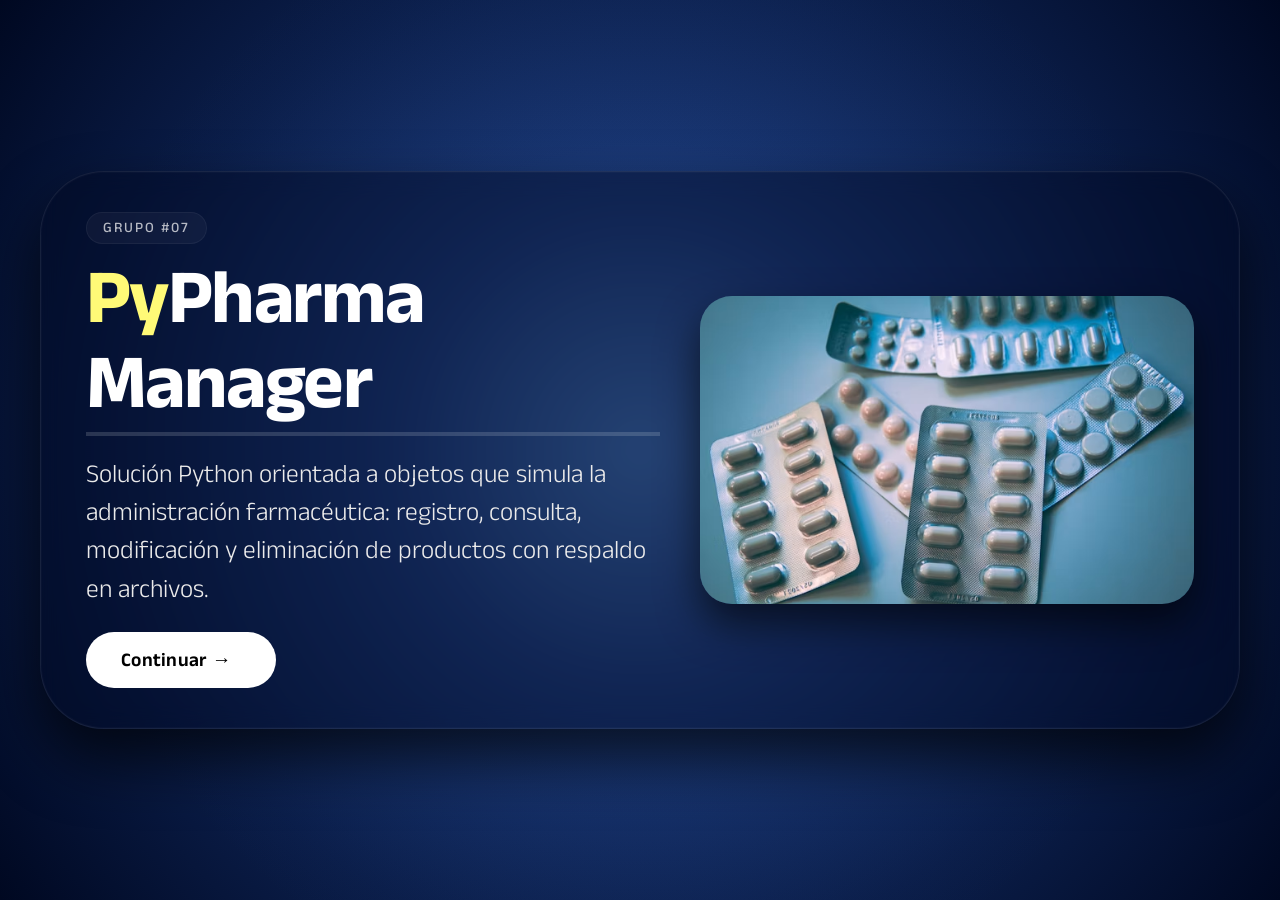
<file: html/index.html>
<!DOCTYPE html>
<html lang="es">

<head>
    <meta charset="UTF-8"/>
    <meta name="viewport" content="width=device-width, initial-scale=1.0"/>
    <title>PyPharma Manager · Grupo 07</title>
    <link rel="preconnect" href="https://fonts.googleapis.com"/>
    <link rel="preconnect" href="https://fonts.gstatic.com" crossorigin/>
    <link href="https://fonts.googleapis.com/css2?family=Anek+Malayalam:wght@100..800&display=swap" rel="stylesheet"/>
    <link rel="stylesheet" href="css/index.css">
</head>

<body>
    <div class="fondo-gradiente"></div>
    <div class="brillo-centro"></div>

    <main class="card">
        <div class="texto">
            <span class="etiqueta-grupo">GRUPO #07</span>
            <h1><span>Py</span>Pharma Manager</h1>
            <p class="subtitulo">
                Solución <span>Python</span> orientada a objetos que simula la administración farmacéutica: registro, consulta, modificación y eliminación de productos con respaldo en archivos.
            </p>
            <a href="presentacion.html" class="btn-continuar" id="btnContinuar">
                Continuar →
            </a>
        </div>

        <div class="imagen">
            <img src="imagenes/farmacos.avif" alt="Farmacia moderna - gestión digital" loading="lazy"/>
        </div>
    </main>
</body>
</html>

<!-- 
Requisitos de la Presentación en HTML
Como complemento del proyecto, cada grupo desarrollará una página web básica utilizando HTML5 (CSS básico opcional).
La página deberá contener como mínimo:
• Portada del proyecto.
• Nombre de la Universidad.
• Facultad.
• Asignatura.
• Nombre del proyecto.
• Integrantes del grupo.
• Docente.
• Objetivo del sistema.
• Descripción del problema.
• Funcionalidades principales.
• Capturas de pantalla del sistema en Python.
• Explicación breve del funcionamiento.
• Tecnologías utilizadas.
• Conclusiones.
Importante: La página HTML será únicamente un apoyo para la exposición. El sistema principal deberá ejecutarse completamente en Python.
-->
</file>
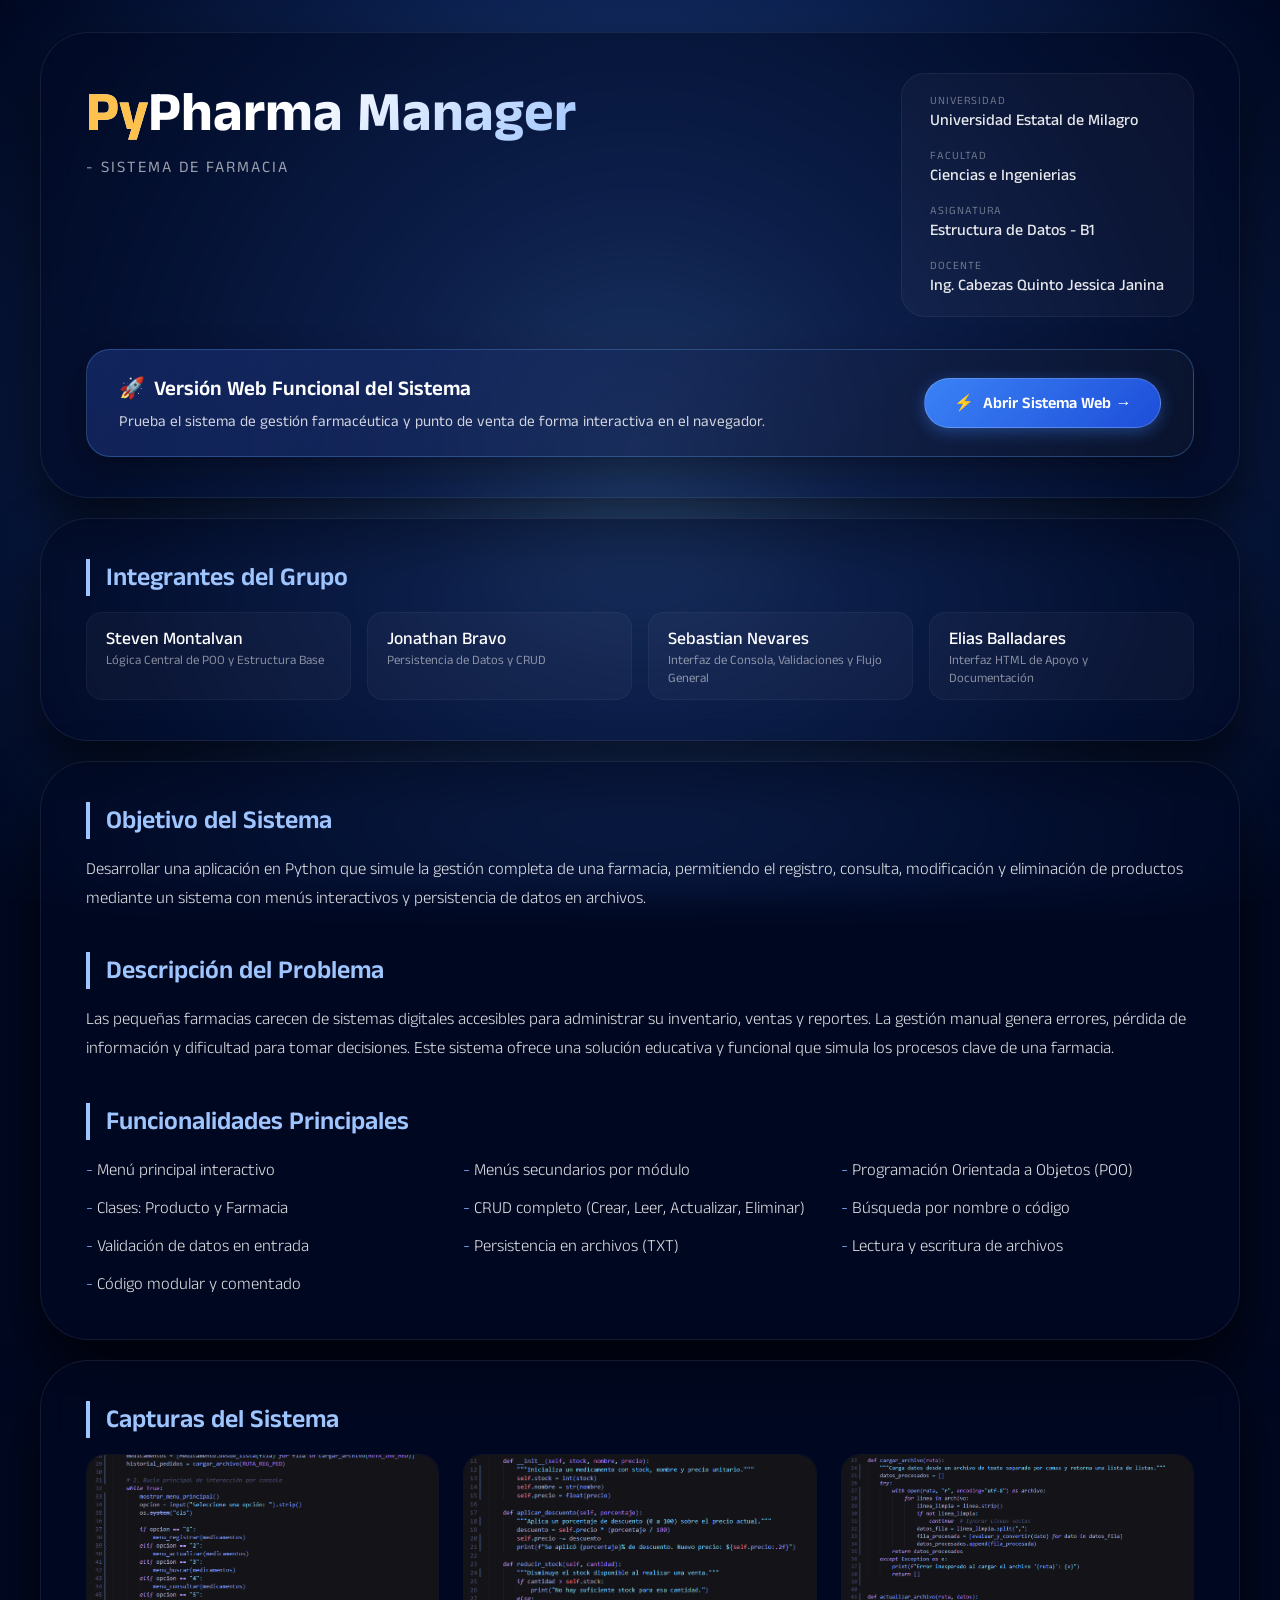
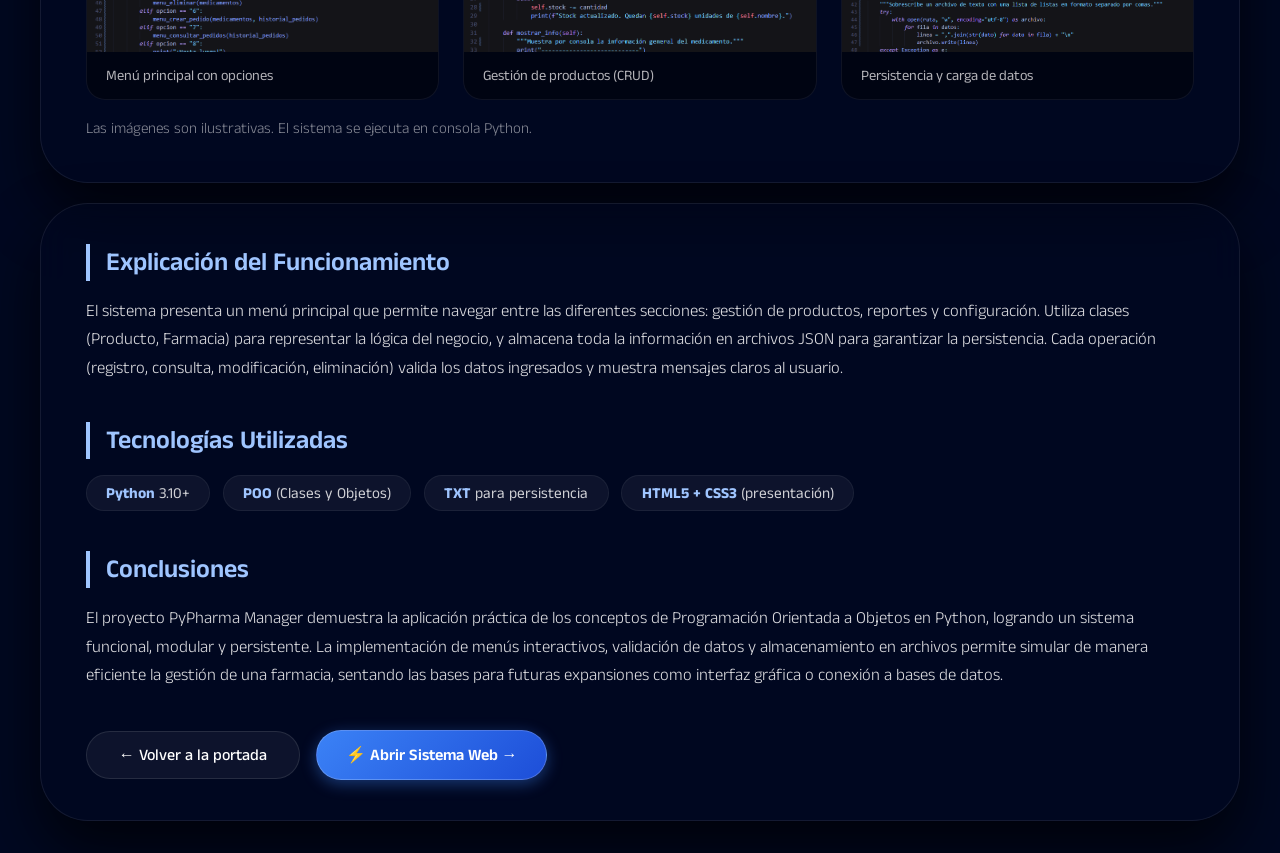
<file: html/presentacion.html>
<!DOCTYPE html>
<html lang="es">

<head>
    <meta charset="UTF-8"/>
    <meta name="viewport" content="width=device-width, initial-scale=1.0"/>
    <title>PyPharma Manager · Presentación</title>
    <link rel="preconnect" href="https://fonts.googleapis.com"/>
    <link rel="preconnect" href="https://fonts.gstatic.com" crossorigin/>
    <link href="https://fonts.googleapis.com/css2?family=Anek+Malayalam:wght@100..800&display=swap" rel="stylesheet"/>
    <link rel="stylesheet" href="css/index.css"/>
    <link rel="stylesheet" href="css/presentacion.css">
</head>

<body class="presentacion">
    <!-- Fondos -->
    <div class="fondo-gradiente"></div>
    <div class="brillo-centro"></div>

    <!-- Contenido -->
    <div class="contenedor-presentacion">
        <!-- Cabecera -->
        <div class="header-presentacion">
            <div class="titulo-principal">
                <h1><span>Py</span>Pharma Manager</h1>
                <p>- Sistema de Farmacia</p>
            </div>
            <div class="info-basica">
                <div class="item">
                    <span class="label">Universidad</span>
                    <span class="valor">Universidad Estatal de Milagro</span>
                </div>
                <div class="item">
                    <span class="label">Facultad</span>
                    <span class="valor">Ciencias e Ingenierias</span>
                </div>
                <div class="item">
                    <span class="label">Asignatura</span>
                    <span class="valor">Estructura de Datos - B1</span>
                </div>
                <div class="item">
                    <span class="label">Docente</span>
                    <span class="valor">Ing. Cabezas Quinto Jessica Janina</span>
                </div>
            </div>
        </div>

        <!-- Versión Web Funcional -->
        <div class="banner-app-web">
            <div>
                <h3><span>🚀</span> Versión Web Funcional del Sistema</h3>
                <p>Prueba el sistema de gestión farmacéutica y punto de venta de forma interactiva en el navegador.</p>
            </div>
            <a href="sistema_interactivo.html" class="btn-app-web">
                <span>⚡</span> Abrir Sistema Web →
            </a>
        </div>
    </div>
        <!-- Integrantes -->
    <div class="contenedor-presentacion">
        <div class="seccion">
            <h2>Integrantes del Grupo</h2>
            <div class="grid-integrantes">
                <div class="integrante">
                    <div class="nombre">Steven Montalvan</div>
                    <div class="rol">Lógica Central de POO y Estructura Base</div>
                </div>
                <div class="integrante">
                    <div class="nombre">Jonathan Bravo</div>
                    <div class="rol">Persistencia de Datos y CRUD</div>
                </div>
                <div class="integrante">
                    <div class="nombre">Sebastian Nevares</div>
                    <div class="rol">Interfaz de Consola, Validaciones y Flujo General</div>
                </div>
                <div class="integrante">
                    <div class="nombre">Elias Balladares</div>
                    <div class="rol">Interfaz HTML de Apoyo y Documentación</div>
                </div>
            </div>
        </div>
    </div>
        <!-- Objetivo -->
    <div class="contenedor-presentacion">
        <div class="seccion">
            <h2>Objetivo del Sistema</h2>
            <p>Desarrollar una aplicación en Python que simule la gestión completa de una farmacia, permitiendo el registro, consulta, modificación y eliminación de productos mediante un sistema con menús interactivos y persistencia de datos en archivos.</p>
        </div>

        <!-- Descripción del problema -->
        <div class="seccion">
            <h2>Descripción del Problema</h2>
            <p>Las pequeñas farmacias carecen de sistemas digitales accesibles para administrar su inventario, ventas y reportes. La gestión manual genera errores, pérdida de información y dificultad para tomar decisiones. Este sistema ofrece una solución educativa y funcional que simula los procesos clave de una farmacia.</p>
        </div>

        <!-- Funcionalidades principales -->
        <div class="seccion">
            <h2>Funcionalidades Principales</h2>
            <ul>
                <li>Menú principal interactivo</li>
                <li>Menús secundarios por módulo</li>
                <li>Programación Orientada a Objetos (POO)</li>
                <li>Clases: Producto y Farmacia</li>
                <li>CRUD completo (Crear, Leer, Actualizar, Eliminar)</li>
                <li>Búsqueda por nombre o código</li>
                <li>Validación de datos en entrada</li>
                <li>Persistencia en archivos (TXT)</li>
                <li>Lectura y escritura de archivos</li>
                <li>Código modular y comentado</li>
            </ul>
        </div>
    </div>
        <!-- Capturas de pantalla -->
    <div class="contenedor-presentacion">
        <div class="seccion">
            <h2>Capturas del Sistema</h2>
            <div class="capturas">
                <div class="captura-item">
                    <img src="imagenes/menu.png" alt="Menú principal" />
                    <div class="caption">Menú principal con opciones</div>
                </div>
                <div class="captura-item">
                    <img src="imagenes/medicamentos.png" alt="Gestión de productos" />
                    <div class="caption">Gestión de productos (CRUD)</div>
                </div>
                <div class="captura-item">
                    <img src="imagenes/CRUD.png" alt="Persistencia en archivos" />
                    <div class="caption">Persistencia y carga de datos</div>
                </div>
            </div>
            <p style="margin-top: 1rem; font-size: 0.95rem; color: rgba(255,255,255,0.5);">
                Las imágenes son ilustrativas. El sistema se ejecuta en consola Python.
            </p>
        </div>
    </div>
        <!-- Explicación breve -->
    <div class="contenedor-presentacion">
        <div class="seccion">
            <h2>Explicación del Funcionamiento</h2>
            <p>El sistema presenta un menú principal que permite navegar entre las diferentes secciones: gestión de productos, reportes y configuración. Utiliza clases (Producto, Farmacia) para representar la lógica del negocio, y almacena toda la información en archivos JSON para garantizar la persistencia. Cada operación (registro, consulta, modificación, eliminación) valida los datos ingresados y muestra mensajes claros al usuario.</p>
        </div>

        <!-- Tecnologías -->
        <div class="seccion">
            <h2>Tecnologías Utilizadas</h2>
            <div class="tecnologias">
                <span class="tech"><strong>Python</strong> 3.10+</span>
                <span class="tech"><strong>POO</strong> (Clases y Objetos)</span>
                <span class="tech"><strong>TXT</strong> para persistencia</span>
                <span class="tech"><strong>HTML5 + CSS3</strong> (presentación)</span>
            </div>
        </div>

        <!-- Conclusiones -->
        <div class="seccion">
            <h2>Conclusiones</h2>
            <p>El proyecto PyPharma Manager demuestra la aplicación práctica de los conceptos de Programación Orientada a Objetos en Python, logrando un sistema funcional, modular y persistente. La implementación de menús interactivos, validación de datos y almacenamiento en archivos permite simular de manera eficiente la gestión de una farmacia, sentando las bases para futuras expansiones como interfaz gráfica o conexión a bases de datos.</p>
        </div>

        <!-- Botón volver y abrir sistema -->
        <div style="display: flex; gap: 1rem; flex-wrap: wrap; align-items: center; margin-top: 2rem;">
            <a href="index.html" class="btn-volver" style="margin-top: 0;">← Volver a la portada</a>
            <a href="sistema_interactivo.html" class="btn-app-web">⚡ Abrir Sistema Web →</a>
        </div>
    </div>


</body>

</html>
</file>
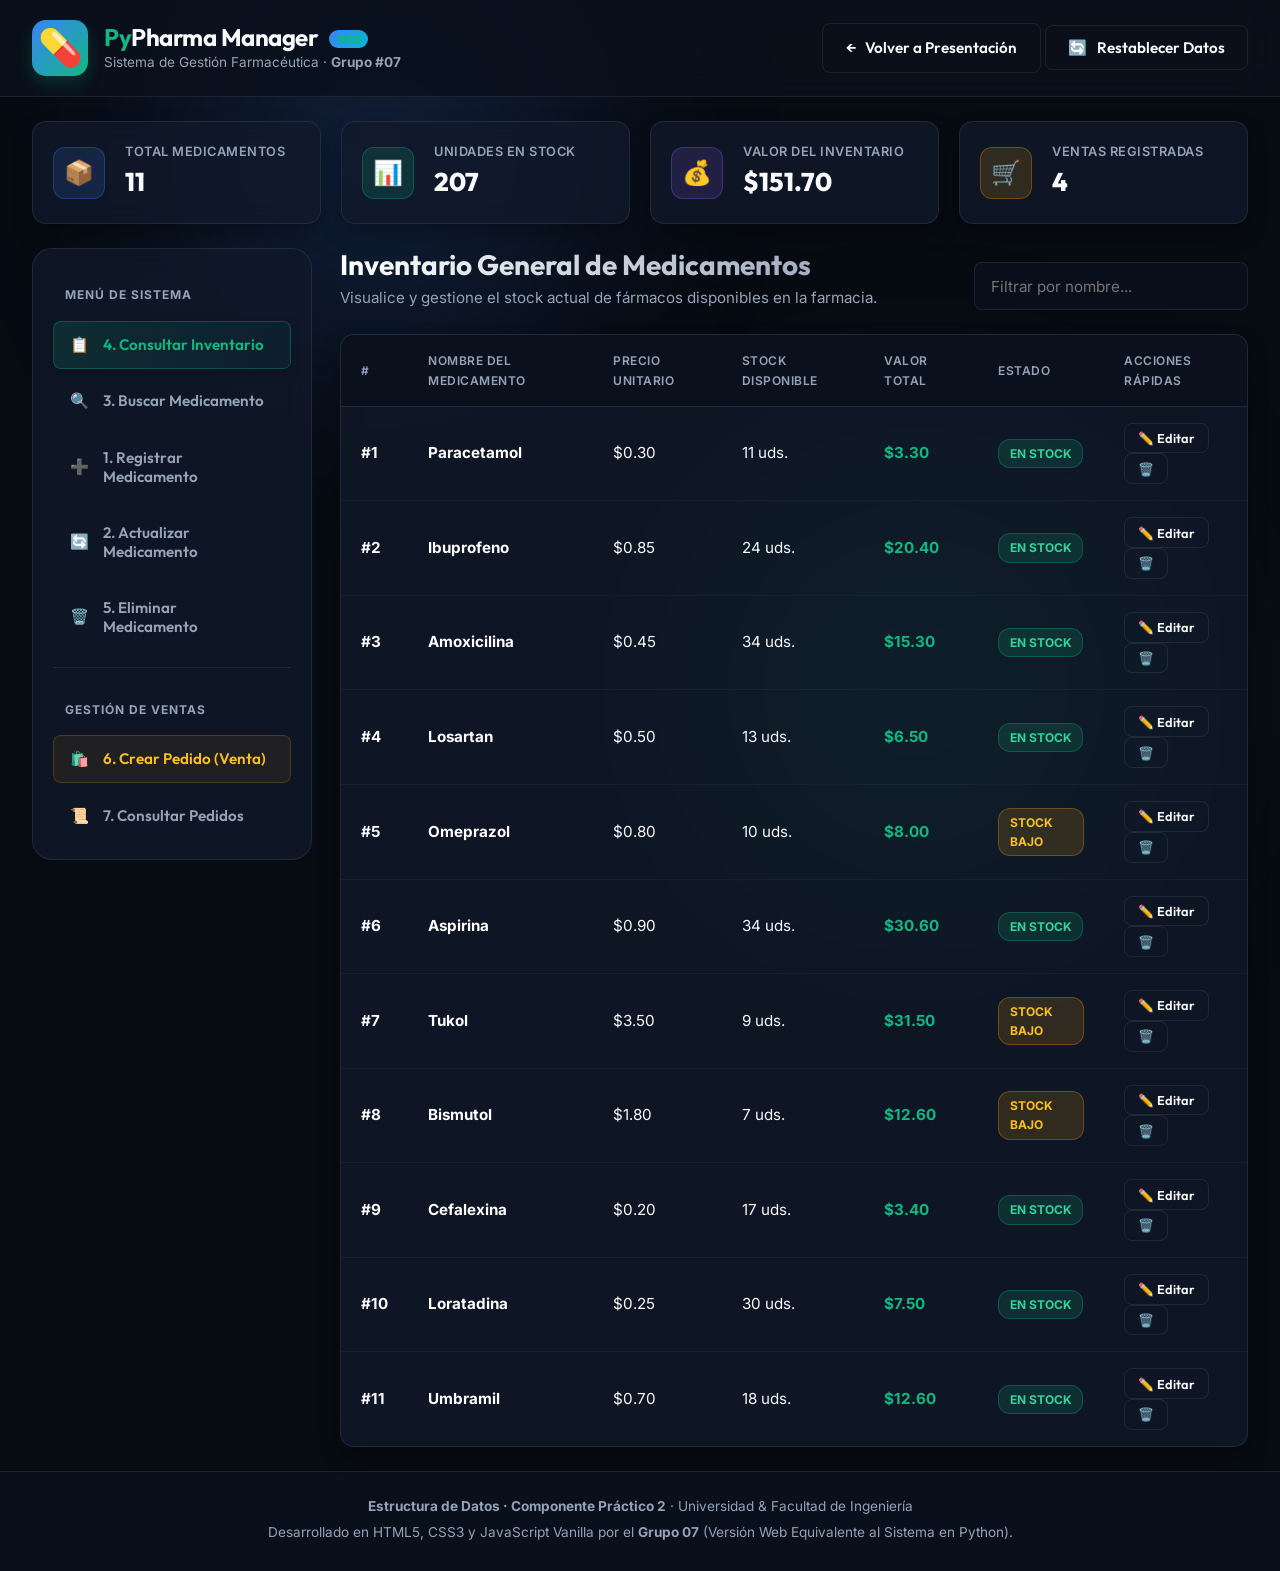
<file: html/sistema_interactivo.html>
<!DOCTYPE html>
<html lang="es">
<head>
    <meta charset="UTF-8" />
    <meta name="viewport" content="width=device-width, initial-scale=1.0" />
    <title>PyPharma Manager · Sistema Interactivo · Grupo 07</title>
    <meta name="description" content="Versión web interactiva del Sistema de Farmacia PyPharma Manager, desarrollado con HTML5, CSS3 y JavaScript por el Grupo 07." />
    
    <!-- Google Fonts -->
    <link rel="preconnect" href="https://fonts.googleapis.com" />
    <link rel="preconnect" href="https://fonts.gstatic.com" crossorigin />
    <link href="https://fonts.googleapis.com/css2?family=Inter:wght@300;400;500;600&family=Outfit:wght@400;600;700;800&display=swap" rel="stylesheet" />
    
    <!-- Estilos CSS -->
    <link rel="stylesheet" href="css/styles.css" />
</head>
<body>
    <!-- Efectos de fondo de iluminación -->
    <div class="bg-glow bg-glow-1"></div>
    <div class="bg-glow bg-glow-2"></div>

    <!-- Contenedor de Notificaciones (Toasts) -->
    <div id="toastContainer" class="toast-container" aria-live="polite"></div>

    <!-- Encabezado Principal -->
    <header class="main-header">
        <div class="header-content">
            <div class="brand">
                <div class="logo-icon">💊</div>
                <div class="brand-text">
                    <h1><span>Py</span>Pharma Manager <span class="badge-web">WEB</span></h1>
                    <p class="subtitle">Sistema de Gestión Farmacéutica · <strong>Grupo #07</strong></p>
                </div>
            </div>
            <div class="header-actions">
                <a href="presentacion.html" class="btn btn-outline" style="text-decoration: none;" title="Volver a la página de presentación">
                    <span class="icon">←</span> Volver a Presentación
                </a>
                <button id="btnResetData" class="btn btn-outline" title="Restablecer inventario y ventas a los datos originales de Python">
                    <span class="icon">🔄</span> Restablecer Datos
                </button>
            </div>
        </div>
    </header>

    <!-- KPI / Tarjetas de Resumen Estadístico -->
    <section class="kpi-section" aria-label="Resumen de estadísticas del sistema">
        <div class="kpi-card">
            <div class="kpi-icon icon-blue">📦</div>
            <div class="kpi-info">
                <span class="kpi-label">Total Medicamentos</span>
                <strong id="kpiTotalMed" class="kpi-value">0</strong>
            </div>
        </div>
        <div class="kpi-card">
            <div class="kpi-icon icon-green">📊</div>
            <div class="kpi-info">
                <span class="kpi-label">Unidades en Stock</span>
                <strong id="kpiTotalStock" class="kpi-value">0</strong>
            </div>
        </div>
        <div class="kpi-card">
            <div class="kpi-icon icon-purple">💰</div>
            <div class="kpi-info">
                <span class="kpi-label">Valor del Inventario</span>
                <strong id="kpiValorInv" class="kpi-value">$0.00</strong>
            </div>
        </div>
        <div class="kpi-card">
            <div class="kpi-icon icon-amber">🛒</div>
            <div class="kpi-info">
                <span class="kpi-label">Ventas Registradas</span>
                <strong id="kpiTotalVentas" class="kpi-value">0</strong>
            </div>
        </div>
    </section>

    <!-- Contenedor Principal con Barra de Navegación y Paneles -->
    <div class="app-container">
        <!-- Navegación por Pestañas (Simulando el menú de consola) -->
        <nav class="sidebar-nav" aria-label="Menú principal de opciones">
            <div class="nav-header">MENÚ DE SISTEMA</div>
            <button class="nav-item active" data-tab="tab-inventario" id="navInventario">
                <span class="nav-icon">📋</span>
                <span class="nav-text">4. Consultar Inventario</span>
            </button>
            <button class="nav-item" data-tab="tab-buscar" id="navBuscar">
                <span class="nav-icon">🔍</span>
                <span class="nav-text">3. Buscar Medicamento</span>
            </button>
            <button class="nav-item" data-tab="tab-registrar" id="navRegistrar">
                <span class="nav-icon">➕</span>
                <span class="nav-text">1. Registrar Medicamento</span>
            </button>
            <button class="nav-item" data-tab="tab-actualizar" id="navActualizar">
                <span class="nav-icon">🔄</span>
                <span class="nav-text">2. Actualizar Medicamento</span>
            </button>
            <button class="nav-item" data-tab="tab-eliminar" id="navEliminar">
                <span class="nav-icon">🗑️</span>
                <span class="nav-text">5. Eliminar Medicamento</span>
            </button>
            <div class="nav-divider"></div>
            <div class="nav-header">GESTIÓN DE VENTAS</div>
            <button class="nav-item nav-pos" data-tab="tab-pedido" id="navPedido">
                <span class="nav-icon">🛍️</span>
                <span class="nav-text">6. Crear Pedido (Venta)</span>
            </button>
            <button class="nav-item" data-tab="tab-historial" id="navHistorial">
                <span class="nav-icon">📜</span>
                <span class="nav-text">7. Consultar Pedidos</span>
            </button>
        </nav>

        <!-- Área de Contenido Principal (Paneles de Pestañas) -->
        <main class="main-content">
            
            <!-- PESTAÑA 1: CONSULTAR INVENTARIO -->
            <section id="tab-inventario" class="tab-panel active" aria-labelledby="navInventario">
                <div class="panel-header">
                    <div>
                        <h2>Inventario General de Medicamentos</h2>
                        <p class="panel-desc">Visualice y gestione el stock actual de fármacos disponibles en la farmacia.</p>
                    </div>
                    <div class="filter-box">
                        <input type="text" id="filterInventario" placeholder="Filtrar por nombre..." class="input-search-small" />
                    </div>
                </div>
                
                <div class="table-responsive glass-card">
                    <table class="data-table">
                        <thead>
                            <tr>
                                <th>#</th>
                                <th>Nombre del Medicamento</th>
                                <th>Precio Unitario</th>
                                <th>Stock Disponible</th>
                                <th>Valor Total</th>
                                <th>Estado</th>
                                <th>Acciones Rápidas</th>
                            </tr>
                        </thead>
                        <tbody id="tablaInventarioBody">
                            <!-- Contenido generado dinámicamente -->
                        </tbody>
                    </table>
                </div>
            </section>

            <!-- PESTAÑA 2: BUSCAR MEDICAMENTO -->
            <section id="tab-buscar" class="tab-panel" aria-labelledby="navBuscar">
                <div class="panel-header">
                    <div>
                        <h2>Búsqueda Inteligente de Medicamentos</h2>
                        <p class="panel-desc">Encuentre medicamentos en tiempo real por coincidencia parcial de nombre.</p>
                    </div>
                </div>
                
                <div class="search-box-large glass-card">
                    <div class="input-with-icon">
                        <span class="icon-search">🔍</span>
                        <input type="text" id="inputBuscarMed" placeholder="Escriba el nombre del medicamento (ej. Paracetamol, Loratadina...)" autocomplete="off" />
                    </div>
                </div>

                <div id="resultadosBusqueda" class="grid-cards mt-4">
                    <!-- Tarjetas de resultados -->
                </div>
            </section>

            <!-- PESTAÑA 3: REGISTRAR MEDICAMENTO -->
            <section id="tab-registrar" class="tab-panel" aria-labelledby="navRegistrar">
                <div class="panel-header">
                    <div>
                        <h2>Registrar Nuevo Medicamento</h2>
                        <p class="panel-desc">Añada un nuevo producto al catálogo general de la farmacia.</p>
                    </div>
                </div>

                <div class="form-container glass-card">
                    <form id="formRegistrar" class="styled-form">
                        <div class="form-group">
                            <label for="regNombre">Nombre del Medicamento <span class="req">*</span></label>
                            <input type="text" id="regNombre" required placeholder="Ej. Azitromicina 500mg" autocomplete="off" />
                            <small class="form-help">El nombre debe ser único en el inventario.</small>
                        </div>
                        <div class="form-row">
                            <div class="form-group">
                                <label for="regPrecio">Precio Unitario ($) <span class="req">*</span></label>
                                <input type="number" id="regPrecio" step="0.01" min="0.01" required placeholder="0.00" />
                            </div>
                            <div class="form-group">
                                <label for="regStock">Stock Inicial (Unidades) <span class="req">*</span></label>
                                <input type="number" id="regStock" min="1" step="1" required placeholder="10" />
                            </div>
                        </div>
                        <div class="form-actions">
                            <button type="submit" class="btn btn-primary btn-large">
                                <span>➕</span> Guardar Medicamento
                            </button>
                            <button type="reset" class="btn btn-secondary">Limpiar Campos</button>
                        </div>
                    </form>
                </div>
            </section>

            <!-- PESTAÑA 4: ACTUALIZAR MEDICAMENTO -->
            <section id="tab-actualizar" class="tab-panel" aria-labelledby="navActualizar">
                <div class="panel-header">
                    <div>
                        <h2>Actualizar Datos o Aplicar Descuentos</h2>
                        <p class="panel-desc">Modifique el precio, ajuste las existencias o aplique promociones a los fármacos.</p>
                    </div>
                </div>

                <div class="glass-card p-6">
                    <div class="form-group">
                        <label for="selectActualizarMed">Seleccione el Medicamento a Modificar:</label>
                        <select id="selectActualizarMed" class="input-select">
                            <option value="">-- Seleccione un medicamento --</option>
                        </select>
                    </div>

                    <div id="infoMedActualizar" class="info-banner hidden mt-4">
                        <!-- Info del medicamento seleccionado -->
                    </div>

                    <div id="opcionesActualizar" class="grid-3-cols mt-6 hidden">
                        <!-- Opción 1: Precio -->
                        <div class="action-card">
                            <h3>💵 Actualizar Precio</h3>
                            <p>Modifique el costo unitario del medicamento.</p>
                            <form id="formActPrecio" class="mt-4">
                                <div class="form-group">
                                    <input type="number" id="actNuevoPrecio" step="0.01" min="0.01" placeholder="Nuevo precio ($)" required />
                                </div>
                                <button type="submit" class="btn btn-primary btn-full mt-2">Guardar Precio</button>
                            </form>
                        </div>

                        <!-- Opción 2: Stock -->
                        <div class="action-card">
                            <h3>📦 Actualizar Stock</h3>
                            <p>Establezca una nueva cantidad de existencias.</p>
                            <form id="formActStock" class="mt-4">
                                <div class="form-group">
                                    <input type="number" id="actNuevoStock" min="0" step="1" placeholder="Nuevo stock (unidades)" required />
                                </div>
                                <button type="submit" class="btn btn-primary btn-full mt-2">Guardar Stock</button>
                            </form>
                        </div>

                        <!-- Opción 3: Descuento -->
                        <div class="action-card">
                            <h3>🏷️ Aplicar Descuento</h3>
                            <p>Reduce el precio actual según el porcentaje.</p>
                            <form id="formActDescuento" class="mt-4">
                                <div class="form-group">
                                    <input type="number" id="actPorcentaje" min="1" max="100" step="1" placeholder="Porcentaje (1% - 100%)" required />
                                </div>
                                <button type="submit" class="btn btn-accent btn-full mt-2">Aplicar Descuento</button>
                            </form>
                        </div>
                    </div>
                </div>
            </section>

            <!-- PESTAÑA 5: ELIMINAR MEDICAMENTO -->
            <section id="tab-eliminar" class="tab-panel" aria-labelledby="navEliminar">
                <div class="panel-header">
                    <div>
                        <h2>Eliminar Medicamento del Sistema</h2>
                        <p class="panel-desc">Retire de forma permanente fármacos discontinuados o registrados por error.</p>
                    </div>
                </div>

                <div class="glass-card p-6 border-danger">
                    <div class="alert alert-warning">
                        <span class="alert-icon">⚠️</span>
                        <div>
                            <strong>Atención:</strong> Al eliminar un medicamento se borrará de forma definitiva del inventario. El historial de ventas pasadas no se verá afectado.
                        </div>
                    </div>

                    <div class="form-group mt-4">
                        <label for="selectEliminarMed">Seleccione el Medicamento a Eliminar:</label>
                        <select id="selectEliminarMed" class="input-select">
                            <option value="">-- Seleccione un medicamento para eliminar --</option>
                        </select>
                    </div>

                    <div id="previewEliminar" class="mt-4 hidden">
                        <div class="info-banner banner-danger">
                            <p>¿Está seguro que desea eliminar <strong><span id="delNombreMed"></span></strong>?</p>
                            <p class="text-sm mt-1">Precio: $<span id="delPrecioMed"></span> | Stock actual: <span id="delStockMed"></span> unidades</p>
                        </div>
                        <div class="mt-4 flex-end">
                            <button id="btnConfirmarEliminar" class="btn btn-danger btn-large">
                                <span>🗑️</span> Confirmar y Eliminar
                            </button>
                        </div>
                    </div>
                </div>
            </section>

            <!-- PESTAÑA 6: CREAR PEDIDO (PUNTO DE VENTA) -->
            <section id="tab-pedido" class="tab-panel" aria-labelledby="navPedido">
                <div class="panel-header">
                    <div>
                        <h2>Crear Nuevo Pedido · Punto de Venta (POS)</h2>
                        <p class="panel-desc">Genere órdenes de compra para clientes, agregue múltiples ítems y descuente stock automáticamente.</p>
                    </div>
                </div>

                <div class="grid-pos">
                    <!-- Columna Izquierda: Selección de medicamentos -->
                    <div class="pos-catalog glass-card p-5">
                        <h3>1. Seleccionar Medicamentos</h3>
                        
                        <div class="form-group mt-3">
                            <label for="posCliente">Nombre del Cliente <span class="req">*</span></label>
                            <input type="text" id="posCliente" placeholder="Ej. Steven, Jonathan, María..." required autocomplete="off" />
                        </div>

                        <hr class="divider mt-4 mb-4" />

                        <div class="form-group">
                            <label for="posSelectMed">Medicamento Disponible:</label>
                            <select id="posSelectMed" class="input-select">
                                <option value="">-- Seleccione un producto --</option>
                            </select>
                        </div>

                        <div id="posMedDetalle" class="info-banner hidden mt-3">
                            <!-- Detalle stock y precio -->
                        </div>

                        <div class="form-row mt-3">
                            <div class="form-group">
                                <label for="posCantidad">Cantidad:</label>
                                <input type="number" id="posCantidad" min="1" value="1" />
                            </div>
                            <div class="form-group flex-align-end">
                                <button type="button" id="btnAgregarAlCarrito" class="btn btn-primary btn-full">
                                    <span>➕</span> Agregar al Pedido
                                </button>
                            </div>
                        </div>
                    </div>

                    <!-- Columna Derecha: Resumen de Pedido (Carrito) -->
                    <div class="pos-cart glass-card p-5">
                        <h3>2. Resumen del Pedido Actual</h3>
                        <div class="client-badge mt-2">
                            Cliente: <strong id="cartClienteDisplay">No especificado</strong>
                        </div>

                        <div class="cart-items-container mt-4">
                            <table class="cart-table">
                                <thead>
                                    <tr>
                                        <th>Producto</th>
                                        <th>Cant.</th>
                                        <th>P. Unit</th>
                                        <th>Subtotal</th>
                                        <th></th>
                                    </tr>
                                </thead>
                                <tbody id="tablaCarritoBody">
                                    <tr class="empty-row">
                                        <td colspan="5" class="text-center">El pedido está vacío. Agregue productos.</td>
                                    </tr>
                                </tbody>
                            </table>
                        </div>

                        <div class="cart-summary mt-4">
                            <div class="summary-row total-row">
                                <span>TOTAL A PAGAR:</span>
                                <strong id="cartTotalDisplay">$0.00</strong>
                            </div>
                            
                            <div class="cart-actions mt-4">
                                <button type="button" id="btnConfirmarPedido" class="btn btn-success btn-large btn-full" disabled>
                                    <span>✅</span> Registrar y Procesar Pedido
                                </button>
                                <button type="button" id="btnLimpiarCarrito" class="btn btn-outline btn-full mt-2" disabled>
                                    Vaciar Pedido
                                </button>
                            </div>
                        </div>
                    </div>
                </div>
            </section>

            <!-- PESTAÑA 7: CONSULTAR PEDIDOS -->
            <section id="tab-historial" class="tab-panel" aria-labelledby="navHistorial">
                <div class="panel-header">
                    <div>
                        <h2>Historial General de Pedidos y Ventas</h2>
                        <p class="panel-desc">Registro completo de todas las transacciones realizadas en la farmacia.</p>
                    </div>
                    <div class="filter-box">
                        <input type="text" id="filterHistorial" placeholder="Buscar por cliente o fármaco..." class="input-search-small" />
                    </div>
                </div>

                <div class="table-responsive glass-card">
                    <table class="data-table">
                        <thead>
                            <tr>
                                <th>#</th>
                                <th>Nombre del Cliente</th>
                                <th>Medicamento Comprado</th>
                                <th>Cantidad</th>
                                <th>Precio Unit.</th>
                                <th>Total Pagado</th>
                            </tr>
                        </thead>
                        <tbody id="tablaHistorialBody">
                            <!-- Filas generadas dinámicamente -->
                        </tbody>
                    </table>
                </div>
            </section>

        </main>
    </div>

    <!-- Pie de Página -->
    <footer class="main-footer">
        <div class="footer-content">
            <p><strong>Estructura de Datos · Componente Práctico 2</strong> · Universidad & Facultad de Ingeniería</p>
            <p class="text-muted">Desarrollado en HTML5, CSS3 y JavaScript Vanilla por el <strong>Grupo 07</strong> (Versión Web Equivalente al Sistema en Python).</p>
        </div>
    </footer>

    <!-- Script de lógica de la aplicación -->
    <script src="js/app.js"></script>
</body>
</html>
</file>
<file: html/css/index.css>
* {
    margin: 0;
    padding: 0;
    box-sizing: border-box;
}

body {
    min-height: 100vh;
    display: flex;
    align-items: center;
    justify-content: center;
    font-family: "Anek Malayalam", sans-serif;
    background: #000821;
    padding: 1.5rem;
}

.fondo-gradiente,
.brillo-centro {
    position: fixed;
    inset: 0;
    z-index: 0;
}

.fondo-gradiente {
    background: radial-gradient(circle at center,
            #3a6bb0 0%,
            #1b3a7a 30%,
            #0b1e4a 65%,
            #000821 100%);
}

.brillo-centro {
    z-index: 1;
    pointer-events: none;
    background: radial-gradient(circle at center,
            rgba(140, 190, 255, 0.10) 0%,
            rgba(70, 130, 220, 0.03) 40%,
            transparent 75%);
}

.card {
    position: relative;
    z-index: 2;
    max-width: 1200px;
    width: 100%;
    display: flex;
    flex-wrap: wrap;
    align-items: center;
    justify-content: center;
    gap: 2.5rem;
    padding: 2.5rem 2.8rem;
    background: rgba(0, 8, 33, 0.45);
    backdrop-filter: blur(12px);
    -webkit-backdrop-filter: blur(12px);
    border-radius: 4rem;
    border: 1px solid rgba(255, 255, 255, 0.08);
    box-shadow: 0 30px 60px rgba(0, 0, 0, 0.7), 0 0 0 1px rgba(255, 255, 255, 0.02) inset;
}

.texto {
    flex: 1 1 400px;
    color: #fff;
    display: flex;
    flex-direction: column;
    gap: 0.8rem;
}

.etiqueta-grupo {
    display: inline-block;
    width: fit-content;
    font-size: 0.9rem;
    font-weight: 500;
    letter-spacing: 2px;
    text-transform: uppercase;
    color: rgba(255, 255, 255, 0.7);
    padding: 0.3rem 1rem;
    border-radius: 40px;
    border: 1px solid rgba(255, 255, 255, 0.05);
    background: rgba(255, 255, 255, 0.04);
}

.texto h1 {
    display: inline-block;
    font-size: clamp(2.8rem, 8vw, 4.8rem);
    font-weight: 700;
    line-height: 1.1;
    letter-spacing: -0.02em;
    padding-bottom: 0.4rem;
    margin-bottom: 0.4rem;
    color: #fff;
    border-bottom: 4px solid rgba(255, 255, 255, 0.15);
}

.texto h1 span {
    color: #fffa77;
}

.subtitulo {
    font-size: clamp(1.1rem, 2.5vw, 1.6rem);
    font-weight: 300;
    line-height: 1.5;
    max-width: 600px;
    color: #ebebeb;
}

.btn-continuar {
    display: inline-flex;
    align-items: center;
    gap: 0.8rem;
    width: fit-content;
    margin-top: 0.6rem;
    padding: 0.9rem 2.8rem 0.9rem 2.2rem;
    font-family: "Anek Malayalam", sans-serif;
    font-weight: 600;
    font-size: 1.2rem;
    letter-spacing: 0.3px;
    color: #000;
    background: #fff;
    border: none;
    border-radius: 60px;
    cursor: pointer;
    text-decoration: none;
}

.imagen {
    flex: 1 1 320px;
    display: flex;
    align-items: center;
    justify-content: center;
    min-height: 200px;
}

.imagen img {
    display: block;
    width: 100%;
    max-height: 380px;
    aspect-ratio: 16/10;
    object-fit: cover;
    border-radius: 2rem;
    box-shadow: 0 20px 40px #00000099;
}
</file>
<file: html/css/presentacion.css>
body.presentacion {
    align-items: flex-start;
    padding: 2rem 1.5rem;
    flex-direction: column;
    gap: 20px;
}

.contenedor-presentacion {
    position: relative;
    z-index: 2;
    max-width: 1200px;
    width: 100%;
    margin: 0 auto;
    padding: 2.5rem 2.8rem;
    background: rgba(0, 8, 33, 0.55);
    backdrop-filter: blur(16px);
    -webkit-backdrop-filter: blur(16px);
    border-radius: 3rem;
    border: 1px solid rgba(255, 255, 255, 0.08);
    box-shadow: 0 30px 60px rgba(0, 0, 0, 0.7);
    color: #fff;
}

.header-presentacion {
    display: flex;
    justify-content: space-between;
    align-items: flex-start;
    flex-wrap: wrap;
    gap: 1.5rem;
}

.header-presentacion .titulo-principal h1 {
    font-size: clamp(2rem, 5vw, 3.5rem);
    font-weight: 700;
    background: linear-gradient(135deg, #ffffff 40%, #9fc5ff 100%);
    -webkit-background-clip: text;
    -webkit-text-fill-color: transparent;
    background-clip: text;
}

.header-presentacion .titulo-principal h1 span {
    background: rgb(255, 193, 77);
    -webkit-background-clip: text;
    -webkit-text-fill-color: transparent;
    background-clip: text;
}

.header-presentacion .titulo-principal p {
    color: rgba(255, 255, 255, 0.6);
    font-size: 1rem;
    letter-spacing: 2px;
    text-transform: uppercase;
    margin-top: 0.2rem;
}

.info-basica {
    display: grid;
    grid-template-columns: repeat(auto-fit, minmax(200px, 1fr));
    gap: 1rem;
    background: rgba(255, 255, 255, 0.03);
    padding: 1.2rem 1.8rem;
    border-radius: 1.5rem;
    border: 1px solid rgba(255, 255, 255, 0.05);
    min-width: 250px;
}

.info-basica .item {
    display: flex;
    flex-direction: column;
}

.info-basica .item .label {
    font-size: 0.7rem;
    text-transform: uppercase;
    letter-spacing: 1px;
    color: rgba(255, 255, 255, 0.4);
}

.info-basica .item .valor {
    font-size: 1rem;
    font-weight: 500;
    color: rgba(255, 255, 255, 0.9);
}

.seccion {
    margin-bottom: 2.5rem;
}

.seccion:last-child {
    margin-bottom: 0;
}

.seccion h2 {
    font-size: 1.6rem;
    font-weight: 600;
    margin-bottom: 1rem;
    color: #9fc5ff;
    border-left: 4px solid #9fc5ff;
    padding-left: 1rem;
}

.seccion p,
.seccion li {
    color: rgba(255, 255, 255, 0.85);
    line-height: 1.7;
    font-weight: 300;
    font-size: 1.05rem;
}

.seccion ul {
    list-style: none;
    padding: 0;
    display: grid;
    grid-template-columns: repeat(auto-fit, minmax(300px, 1fr));
    gap: 0.6rem 1.5rem;
}

.seccion ul li::before {
    content: "- ";
    color: #7fb0ff;
}

.grid-integrantes {
    display: grid;
    grid-template-columns: repeat(auto-fit, minmax(180px, 1fr));
    gap: 1rem;
    margin-top: 0.5rem;
}

.grid-integrantes .integrante {
    background: rgba(255, 255, 255, 0.03);
    padding: 0.8rem 1.2rem;
    border-radius: 1rem;
    border: 1px solid rgba(255, 255, 255, 0.04);
}

.grid-integrantes .integrante .nombre {
    font-weight: 500;
    font-size: 1.1rem;
}

.grid-integrantes .integrante .rol {
    font-size: 0.8rem;
    color: rgba(255, 255, 255, 0.5);
}

.capturas {
    display: grid;
    grid-template-columns: repeat(auto-fit, minmax(280px, 1fr));
    gap: 1.5rem;
    margin-top: 1rem;
}

.capturas .captura-item {
    background: rgba(0, 0, 0, 0.3);
    border-radius: 1.2rem;
    overflow: hidden;
    border: 1px solid rgba(255, 255, 255, 0.06);
    transition: transform 0.3s ease;
}

.capturas .captura-item:hover {
    transform: scale(1.01);
}

.capturas .captura-item img {
    width: 100%;
    height: auto;
    display: block;
    aspect-ratio: 16/9;
    object-fit: cover;
    background: #0b1e4a;
}

.capturas .captura-item .caption {
    padding: 0.8rem 1.2rem;
    font-size: 0.9rem;
    color: rgba(255, 255, 255, 0.7);
    background: rgba(0, 0, 0, 0.2);
}

.tecnologias {
    display: flex;
    flex-wrap: wrap;
    gap: 0.8rem;
    margin-top: 0.5rem;
}

.tecnologias .tech {
    background: rgba(255, 255, 255, 0.05);
    padding: 0.4rem 1.2rem;
    border-radius: 40px;
    font-size: 0.95rem;
    border: 1px solid rgba(255, 255, 255, 0.06);
    color: rgba(255, 255, 255, 0.8);
}

.tecnologias .tech strong {
    color: #9fc5ff;
}

.btn-volver {
    display: inline-flex;
    align-items: center;
    gap: 0.6rem;
    padding: 0.7rem 2rem;
    background: rgba(255, 255, 255, 0.05);
    color: #fff;
    border: 1px solid rgba(255, 255, 255, 0.1);
    border-radius: 60px;
    text-decoration: none;
    font-family: "Anek Malayalam", sans-serif;
    font-weight: 500;
    font-size: 1rem;
    transition: all 0.3s ease;
    margin-top: 2rem;
}

.btn-volver:hover {
    background: rgba(255, 255, 255, 0.1);
    transform: translateX(-5px);
}

.banner-app-web {
    margin-top: 2rem;
    padding: 1.5rem 2rem;
    background: linear-gradient(135deg, rgba(30, 58, 138, 0.5), rgba(15, 23, 42, 0.6));
    border: 1px solid rgba(96, 165, 250, 0.3);
    border-radius: 1.5rem;
    display: flex;
    align-items: center;
    justify-content: space-between;
    flex-wrap: wrap;
    gap: 1.5rem;
    box-shadow: 0 15px 35px rgba(0, 0, 0, 0.4);
}

.banner-app-web h3 {
    margin: 0;
    color: #fff;
    font-size: 1.3rem;
    font-weight: 600;
    display: flex;
    align-items: center;
    gap: 0.6rem;
}

.banner-app-web p {
    margin: 0.4rem 0 0 0;
    color: rgba(255, 255, 255, 0.8);
    font-size: 0.95rem;
}

.btn-app-web {
    display: inline-flex;
    align-items: center;
    gap: 0.6rem;
    padding: 0.8rem 1.8rem;
    background: linear-gradient(135deg, #3b82f6, #1d4ed8);
    color: #fff;
    text-decoration: none;
    border-radius: 60px;
    font-weight: 600;
    font-size: 1rem;
    box-shadow: 0 4px 15px rgba(59, 130, 246, 0.4);
    transition: all 0.3s ease;
    white-space: nowrap;
    border: 1px solid rgba(255, 255, 255, 0.2);
}

.btn-app-web:hover {
    background: linear-gradient(135deg, #60a5fa, #2563eb);
    transform: translateY(-3px);
    box-shadow: 0 8px 25px rgba(59, 130, 246, 0.6);
}

@media (max-width: 768px) {
    .contenedor-presentacion {
        padding: 1.5rem;
        border-radius: 2rem;
    }

    .header-presentacion {
        flex-direction: column;
    }

    .info-basica {
        width: 100%;
    }
}
</file>
<file: html/css/styles.css>
/* ==========================================================================
   PyPharma Manager · Sistema Interactivo · Grupo 07
   Estilos CSS Vanilla - Diseño Moderno, Oscuro y con Glassmorphism
   ========================================================================== */

:root {
    /* Paleta de Colores de Alta Calidad (HSL & Hex) */
    --bg-dark: #070b12;
    --bg-card: rgba(18, 26, 43, 0.75);
    --bg-card-hover: rgba(25, 36, 58, 0.85);
    --border-color: rgba(255, 255, 255, 0.08);
    --border-highlight: rgba(16, 185, 129, 0.3);
    
    /* Colores de Acento */
    --primary: #3b82f6;
    --primary-hover: #2563eb;
    --primary-glow: rgba(59, 130, 246, 0.3);
    
    --accent-emerald: #10b981;
    --accent-emerald-hover: #059669;
    --accent-emerald-glow: rgba(16, 185, 129, 0.3);
    
    --accent-cyan: #06b6d4;
    --accent-purple: #8b5cf6;
    --accent-amber: #f59e0b;
    --danger: #ef4444;
    --danger-hover: #dc2626;
    --success: #10b981;

    /* Tipografía y Colores de Texto */
    --font-heading: 'Outfit', sans-serif;
    --font-body: 'Inter', sans-serif;
    --text-main: #f8fafc;
    --text-muted: #94a3b8;
    --text-dark: #0f172a;

    /* Dimensiones y Efectos */
    --radius-sm: 8px;
    --radius-md: 14px;
    --radius-lg: 20px;
    --shadow-md: 0 10px 25px -5px rgba(0, 0, 0, 0.4);
    --shadow-lg: 0 20px 40px -10px rgba(0, 0, 0, 0.6);
    --transition-fast: 0.2s cubic-bezier(0.4, 0, 0.2, 1);
}

/* ==========================================================================
   Reset & Estilos Base
   ========================================================================== */
* {
    margin: 0;
    padding: 0;
    box-sizing: border-box;
}

body {
    background-color: var(--bg-dark);
    color: var(--text-main);
    font-family: var(--font-body);
    font-size: 15px;
    line-height: 1.6;
    min-height: 100vh;
    display: flex;
    flex-direction: column;
    position: relative;
    overflow-x: hidden;
}

h1, h2, h3, h4, h5, h6 {
    font-family: var(--font-heading);
    color: var(--text-main);
    font-weight: 700;
    line-height: 1.2;
}

a {
    color: var(--accent-cyan);
    text-decoration: none;
    transition: color var(--transition-fast);
}

a:hover {
    color: var(--primary);
}

/* ==========================================================================
   Efectos de Iluminación Ambiental (Background Glow)
   ========================================================================== */
.bg-glow {
    position: fixed;
    border-radius: 50%;
    filter: blur(120px);
    z-index: -1;
    pointer-events: none;
    opacity: 0.35;
    animation: floatGlow 12s ease-in-out infinite alternate;
}

.bg-glow-1 {
    top: -10%;
    left: 10%;
    width: 500px;
    height: 500px;
    background: radial-gradient(circle, var(--primary) 0%, transparent 70%);
}

.bg-glow-2 {
    bottom: -10%;
    right: 5%;
    width: 600px;
    height: 600px;
    background: radial-gradient(circle, var(--accent-emerald) 0%, transparent 70%);
    animation-delay: -6s;
}

@keyframes floatGlow {
    0% { transform: translate(0, 0) scale(1); }
    100% { transform: translate(50px, 30px) scale(1.1); }
}

/* ==========================================================================
   Componentes Glassmorphism & Tarjetas
   ========================================================================== */
.glass-card {
    background: var(--bg-card);
    backdrop-filter: blur(16px);
    -webkit-backdrop-filter: blur(16px);
    border: 1px solid var(--border-color);
    border-radius: var(--radius-md);
    box-shadow: var(--shadow-md);
    transition: transform var(--transition-fast), border-color var(--transition-fast), box-shadow var(--transition-fast);
}

.p-5 { padding: 1.5rem; }
.p-6 { padding: 2rem; }
.mt-2 { margin-top: 0.5rem; }
.mt-3 { margin-top: 0.75rem; }
.mt-4 { margin-top: 1rem; }
.mt-6 { margin-top: 1.5rem; }
.mb-4 { margin-bottom: 1rem; }
.text-center { text-align: center; }
.text-muted { color: var(--text-muted); }
.text-sm { font-size: 0.875rem; }
.hidden { display: none !important; }

/* ==========================================================================
   Encabezado Principal (Header)
   ========================================================================== */
.main-header {
    background: rgba(11, 17, 29, 0.85);
    backdrop-filter: blur(20px);
    border-bottom: 1px solid var(--border-color);
    padding: 1.25rem 2rem;
    position: sticky;
    top: 0;
    z-index: 100;
}

.header-content {
    max-width: 1400px;
    margin: 0 auto;
    display: flex;
    justify-content: space-between;
    align-items: center;
}

.brand {
    display: flex;
    align-items: center;
    gap: 1rem;
}

.logo-icon {
    font-size: 2.25rem;
    background: linear-gradient(135deg, var(--primary), var(--accent-emerald));
    width: 56px;
    height: 56px;
    display: flex;
    align-items: center;
    justify-content: center;
    border-radius: var(--radius-md);
    box-shadow: 0 8px 16px rgba(16, 185, 129, 0.2);
}

.brand-text h1 {
    font-size: 1.5rem;
    letter-spacing: -0.5px;
}

.brand-text h1 span {
    color: var(--accent-emerald);
}

.badge-web {
    background: linear-gradient(135deg, var(--primary), var(--accent-cyan));
    color: #fff;
    font-size: 0.7rem;
    padding: 2px 8px;
    border-radius: 12px;
    vertical-align: middle;
    margin-left: 6px;
    font-weight: 800;
}

.subtitle {
    color: var(--text-muted);
    font-size: 0.85rem;
}

/* ==========================================================================
   Tarjetas KPI (Resumen Estadístico)
   ========================================================================== */
.kpi-section {
    max-width: 1400px;
    margin: 1.5rem auto 0;
    padding: 0 2rem;
    display: grid;
    grid-template-columns: repeat(auto-fit, minmax(240px, 1fr));
    gap: 1.25rem;
    width: 100%;
}

.kpi-card {
    background: var(--bg-card);
    backdrop-filter: blur(12px);
    border: 1px solid var(--border-color);
    border-radius: var(--radius-md);
    padding: 1.25rem;
    display: flex;
    align-items: center;
    gap: 1.25rem;
    box-shadow: var(--shadow-md);
    transition: transform var(--transition-fast), border-color var(--transition-fast);
}

.kpi-card:hover {
    transform: translateY(-3px);
    border-color: rgba(255, 255, 255, 0.2);
}

.kpi-icon {
    width: 52px;
    height: 52px;
    border-radius: 12px;
    display: flex;
    align-items: center;
    justify-content: center;
    font-size: 1.5rem;
}

.icon-blue { background: rgba(59, 130, 246, 0.15); color: #60a5fa; border: 1px solid rgba(59, 130, 246, 0.3); }
.icon-green { background: rgba(16, 185, 129, 0.15); color: #34d399; border: 1px solid rgba(16, 185, 129, 0.3); }
.icon-purple { background: rgba(139, 92, 246, 0.15); color: #a78bfa; border: 1px solid rgba(139, 92, 246, 0.3); }
.icon-amber { background: rgba(245, 158, 11, 0.15); color: #fbbf24; border: 1px solid rgba(245, 158, 11, 0.3); }

.kpi-info {
    display: flex;
    flex-direction: column;
}

.kpi-label {
    font-size: 0.8rem;
    color: var(--text-muted);
    text-transform: uppercase;
    letter-spacing: 0.5px;
    font-weight: 600;
}

.kpi-value {
    font-size: 1.6rem;
    font-family: var(--font-heading);
    font-weight: 800;
    color: var(--text-main);
}

/* ==========================================================================
   Layout Principal: Sidebar & Contenido
   ========================================================================== */
.app-container {
    max-width: 1400px;
    margin: 1.5rem auto;
    padding: 0 2rem;
    display: grid;
    grid-template-columns: 280px 1fr;
    gap: 1.75rem;
    width: 100%;
    flex: 1;
}

/* Sidebar de Navegación */
.sidebar-nav {
    background: var(--bg-card);
    backdrop-filter: blur(16px);
    border: 1px solid var(--border-color);
    border-radius: var(--radius-lg);
    padding: 1.25rem;
    display: flex;
    flex-direction: column;
    gap: 0.5rem;
    height: fit-content;
    position: sticky;
    top: 100px;
}

.nav-header {
    font-size: 0.75rem;
    font-weight: 700;
    color: var(--text-muted);
    letter-spacing: 1px;
    padding: 0.5rem 0.75rem;
    margin-top: 0.5rem;
}

.nav-item {
    display: flex;
    align-items: center;
    gap: 0.85rem;
    padding: 0.85rem 1rem;
    border: 1px solid transparent;
    border-radius: var(--radius-sm);
    background: transparent;
    color: var(--text-muted);
    font-family: var(--font-heading);
    font-size: 0.95rem;
    font-weight: 600;
    text-align: left;
    cursor: pointer;
    transition: all var(--transition-fast);
}

.nav-item:hover {
    background: rgba(255, 255, 255, 0.04);
    color: var(--text-main);
    transform: translateX(4px);
}

.nav-item.active {
    background: linear-gradient(90deg, rgba(16, 185, 129, 0.15), rgba(6, 182, 212, 0.05));
    border-color: rgba(16, 185, 129, 0.3);
    color: var(--accent-emerald);
    box-shadow: 0 4px 12px rgba(0, 0, 0, 0.2);
}

.nav-pos {
    background: rgba(245, 158, 11, 0.08);
    border-color: rgba(245, 158, 11, 0.2);
    color: #fbbf24;
}

.nav-pos:hover {
    background: rgba(245, 158, 11, 0.15);
}

.nav-divider {
    height: 1px;
    background: var(--border-color);
    margin: 0.5rem 0;
}

/* Área de Paneles */
.main-content {
    min-width: 0; /* Previene desbordamiento en grid flex */
}

.tab-panel {
    display: none;
    animation: fadeIn 0.3s ease-in-out;
}

.tab-panel.active {
    display: block;
}

@keyframes fadeIn {
    from { opacity: 0; transform: translateY(8px); }
    to { opacity: 1; transform: translateY(0); }
}

.panel-header {
    display: flex;
    justify-content: space-between;
    align-items: flex-end;
    margin-bottom: 1.5rem;
    flex-wrap: wrap;
    gap: 1rem;
}

.panel-header h2 {
    font-size: 1.75rem;
    background: linear-gradient(90deg, #fff, var(--text-muted));
    -webkit-background-clip: text;
    -webkit-text-fill-color: transparent;
}

.panel-desc {
    color: var(--text-muted);
    font-size: 0.95rem;
    margin-top: 0.25rem;
}

/* ==========================================================================
   Formularios, Inputs y Botones
   ========================================================================== */
.form-group {
    display: flex;
    flex-direction: column;
    gap: 0.5rem;
    width: 100%;
}

.form-row {
    display: grid;
    grid-template-columns: 1fr 1fr;
    gap: 1.25rem;
}

label {
    font-size: 0.9rem;
    font-weight: 600;
    color: var(--text-main);
}

.req {
    color: var(--danger);
}

.form-help {
    font-size: 0.8rem;
    color: var(--text-muted);
}

input[type="text"],
input[type="number"],
select,
.input-select {
    width: 100%;
    background: rgba(11, 17, 29, 0.8);
    border: 1px solid var(--border-color);
    border-radius: var(--radius-sm);
    padding: 0.85rem 1rem;
    color: var(--text-main);
    font-family: var(--font-body);
    font-size: 0.95rem;
    transition: all var(--transition-fast);
    outline: none;
}

input:focus,
select:focus {
    border-color: var(--accent-emerald);
    box-shadow: 0 0 0 3px rgba(16, 185, 129, 0.15);
    background: rgba(15, 23, 42, 0.9);
}

.input-search-small {
    min-width: 260px;
    padding: 0.65rem 1rem;
    border-radius: 20px;
}

.search-box-large .input-with-icon {
    position: relative;
}

.search-box-large input {
    padding: 1.25rem 1.25rem 1.25rem 3.5rem;
    font-size: 1.1rem;
    border-radius: var(--radius-md);
}

.icon-search {
    position: absolute;
    left: 1.25rem;
    top: 50%;
    transform: translateY(-50%);
    font-size: 1.4rem;
    color: var(--text-muted);
}

/* Botones */
.btn {
    display: inline-flex;
    align-items: center;
    justify-content: center;
    gap: 0.6rem;
    padding: 0.75rem 1.4rem;
    font-family: var(--font-heading);
    font-size: 0.95rem;
    font-weight: 600;
    border-radius: var(--radius-sm);
    border: none;
    cursor: pointer;
    transition: all var(--transition-fast);
    text-decoration: none;
}

.btn:active {
    transform: scale(0.97);
}

.btn:disabled {
    opacity: 0.5;
    cursor: not-allowed;
}

.btn-primary {
    background: linear-gradient(135deg, var(--accent-emerald), var(--accent-cyan));
    color: #000;
    font-weight: 700;
    box-shadow: 0 4px 15px rgba(16, 185, 129, 0.3);
}

.btn-primary:hover:not(:disabled) {
    box-shadow: 0 6px 20px rgba(16, 185, 129, 0.5);
    transform: translateY(-2px);
}

.btn-secondary {
    background: rgba(255, 255, 255, 0.08);
    color: var(--text-main);
    border: 1px solid var(--border-color);
}

.btn-secondary:hover:not(:disabled) {
    background: rgba(255, 255, 255, 0.15);
}

.btn-outline {
    background: transparent;
    color: var(--text-main);
    border: 1px solid var(--border-color);
}

.btn-outline:hover:not(:disabled) {
    background: rgba(255, 255, 255, 0.05);
    border-color: var(--text-main);
}

.btn-danger {
    background: linear-gradient(135deg, var(--danger), #b91c1c);
    color: #fff;
    box-shadow: 0 4px 15px rgba(239, 68, 68, 0.3);
}

.btn-danger:hover:not(:disabled) {
    box-shadow: 0 6px 20px rgba(239, 68, 68, 0.5);
    transform: translateY(-2px);
}

.btn-success {
    background: linear-gradient(135deg, #10b981, #059669);
    color: #fff;
    box-shadow: 0 4px 15px rgba(16, 185, 129, 0.3);
}

.btn-accent {
    background: linear-gradient(135deg, var(--accent-purple), #6d28d9);
    color: #fff;
    box-shadow: 0 4px 15px rgba(139, 92, 246, 0.3);
}

.btn-large {
    padding: 1rem 1.75rem;
    font-size: 1.05rem;
}

.btn-full {
    width: 100%;
}

.btn-sm {
    padding: 0.4rem 0.8rem;
    font-size: 0.8rem;
}

.form-actions {
    display: flex;
    gap: 1rem;
    margin-top: 1.5rem;
}

/* ==========================================================================
   Tablas de Datos (Inventario y Pedidos)
   ========================================================================== */
.table-responsive {
    overflow-x: auto;
    border-radius: var(--radius-md);
    border: 1px solid var(--border-color);
}

.data-table {
    width: 100%;
    border-collapse: collapse;
    text-align: left;
    font-size: 0.95rem;
}

.data-table th {
    background: rgba(11, 17, 29, 0.9);
    padding: 1rem 1.25rem;
    color: var(--text-muted);
    font-weight: 600;
    text-transform: uppercase;
    font-size: 0.75rem;
    letter-spacing: 0.5px;
    border-bottom: 1px solid var(--border-color);
}

.data-table td {
    padding: 1rem 1.25rem;
    border-bottom: 1px solid rgba(255, 255, 255, 0.04);
    color: var(--text-main);
    vertical-align: middle;
}

.data-table tbody tr:hover {
    background: rgba(255, 255, 255, 0.03);
}

.data-table tbody tr:last-child td {
    border-bottom: none;
}

/* Badges y Etiquetas de Estado */
.badge {
    display: inline-block;
    padding: 0.25rem 0.65rem;
    border-radius: 12px;
    font-size: 0.75rem;
    font-weight: 700;
    text-transform: uppercase;
}

.badge-success { background: rgba(16, 185, 129, 0.15); color: #34d399; border: 1px solid rgba(16, 185, 129, 0.3); }
.badge-warning { background: rgba(245, 158, 11, 0.15); color: #fbbf24; border: 1px solid rgba(245, 158, 11, 0.3); }
.badge-danger { background: rgba(239, 68, 68, 0.15); color: #f87171; border: 1px solid rgba(239, 68, 68, 0.3); }

/* ==========================================================================
   Grids y Componentes Especiales (POS, Búsqueda, Actualización)
   ========================================================================== */
.grid-cards {
    display: grid;
    grid-template-columns: repeat(auto-fill, minmax(280px, 1fr));
    gap: 1.25rem;
}

.med-card {
    background: var(--bg-card);
    border: 1px solid var(--border-color);
    border-radius: var(--radius-md);
    padding: 1.25rem;
    display: flex;
    flex-direction: column;
    justify-content: space-between;
    transition: transform var(--transition-fast), border-color var(--transition-fast);
}

.med-card:hover {
    transform: translateY(-4px);
    border-color: var(--accent-cyan);
}

.med-card-header {
    display: flex;
    justify-content: space-between;
    align-items: flex-start;
    margin-bottom: 1rem;
}

.med-card-title {
    font-size: 1.2rem;
    font-weight: 700;
    color: #fff;
}

.med-card-price {
    font-size: 1.4rem;
    font-weight: 800;
    color: var(--accent-emerald);
}

.med-card-footer {
    margin-top: 1.25rem;
    padding-top: 1rem;
    border-top: 1px solid rgba(255, 255, 255, 0.05);
    display: flex;
    justify-content: space-between;
    align-items: center;
}

/* POS Layout (Punto de Venta) */
.grid-pos {
    display: grid;
    grid-template-columns: 1fr 1fr;
    gap: 1.5rem;
}

.cart-table {
    width: 100%;
    border-collapse: collapse;
    font-size: 0.9rem;
}

.cart-table th {
    padding: 0.75rem;
    border-bottom: 1px solid var(--border-color);
    color: var(--text-muted);
    text-align: left;
    font-size: 0.8rem;
}

.cart-table td {
    padding: 0.75rem;
    border-bottom: 1px solid rgba(255, 255, 255, 0.04);
}

.cart-summary {
    background: rgba(11, 17, 29, 0.6);
    border-radius: var(--radius-sm);
    padding: 1.25rem;
    border: 1px solid var(--border-color);
}

.summary-row {
    display: flex;
    justify-content: space-between;
    align-items: center;
    font-size: 1.1rem;
}

.total-row {
    font-size: 1.5rem;
    color: var(--accent-emerald);
    font-weight: 800;
}

.client-badge {
    background: rgba(59, 130, 246, 0.1);
    border: 1px solid rgba(59, 130, 246, 0.2);
    padding: 0.5rem 1rem;
    border-radius: var(--radius-sm);
    color: #93c5fd;
    display: inline-block;
}

/* Grids de Actualización */
.grid-3-cols {
    display: grid;
    grid-template-columns: repeat(3, 1fr);
    gap: 1.25rem;
}

.action-card {
    background: rgba(11, 17, 29, 0.6);
    border: 1px solid var(--border-color);
    border-radius: var(--radius-sm);
    padding: 1.25rem;
}

.action-card h3 {
    font-size: 1.1rem;
    margin-bottom: 0.35rem;
}

.action-card p {
    font-size: 0.85rem;
    color: var(--text-muted);
}

.info-banner {
    background: rgba(16, 185, 129, 0.1);
    border: 1px solid rgba(16, 185, 129, 0.3);
    border-radius: var(--radius-sm);
    padding: 1rem 1.25rem;
    color: #fff;
}

.banner-danger {
    background: rgba(239, 68, 68, 0.1);
    border-color: rgba(239, 68, 68, 0.3);
}

.alert {
    padding: 1rem 1.25rem;
    border-radius: var(--radius-sm);
    display: flex;
    gap: 0.85rem;
    align-items: flex-start;
}

.alert-warning {
    background: rgba(245, 158, 11, 0.15);
    border: 1px solid rgba(245, 158, 11, 0.3);
    color: #fde68a;
}

.border-danger {
    border-color: rgba(239, 68, 68, 0.3);
}

/* ==========================================================================
   Notificaciones Toast (Alertas Visuales)
   ========================================================================== */
.toast-container {
    position: fixed;
    bottom: 2rem;
    right: 2rem;
    z-index: 1000;
    display: flex;
    flex-direction: column;
    gap: 0.75rem;
    max-width: 400px;
}

.toast {
    background: rgba(15, 23, 42, 0.95);
    backdrop-filter: blur(12px);
    border: 1px solid var(--border-color);
    border-radius: var(--radius-sm);
    padding: 1rem 1.25rem;
    box-shadow: var(--shadow-lg);
    display: flex;
    align-items: center;
    gap: 0.85rem;
    animation: slideIn 0.3s cubic-bezier(0.4, 0, 0.2, 1);
    border-left: 4px solid var(--primary);
}

.toast.toast-success { border-left-color: var(--success); }
.toast.toast-error { border-left-color: var(--danger); }
.toast.toast-warning { border-left-color: var(--accent-amber); }

.toast-icon { font-size: 1.25rem; }
.toast-msg { font-size: 0.95rem; color: #fff; font-weight: 500; }

@keyframes slideIn {
    from { opacity: 0; transform: translateX(50px); }
    to { opacity: 1; transform: translateX(0); }
}

/* ==========================================================================
   Pie de Página (Footer)
   ========================================================================== */
.main-footer {
    margin-top: auto;
    background: rgba(11, 17, 29, 0.9);
    border-top: 1px solid var(--border-color);
    padding: 1.5rem 2rem;
    text-align: center;
}

.footer-content {
    max-width: 1400px;
    margin: 0 auto;
    font-size: 0.85rem;
    color: var(--text-muted);
}

.footer-content p {
    margin-bottom: 0.25rem;
}

/* ==========================================================================
   Responsividad (Media Queries)
   ========================================================================== */
@media (max-width: 1024px) {
    .app-container {
        grid-template-columns: 1fr;
    }
    
    .sidebar-nav {
        position: relative;
        top: 0;
        flex-direction: row;
        flex-wrap: wrap;
    }

    .nav-item {
        flex: 1 1 calc(33.333% - 0.5rem);
        justify-content: center;
    }

    .grid-pos, .grid-3-cols {
        grid-template-columns: 1fr;
    }
}

@media (max-width: 640px) {
    .header-content {
        flex-direction: column;
        gap: 1rem;
        text-align: center;
    }

    .nav-item {
        flex: 1 1 100%;
    }

    .form-row {
        grid-template-columns: 1fr;
    }

    .kpi-section {
        grid-template-columns: 1fr;
    }
}
</file>
